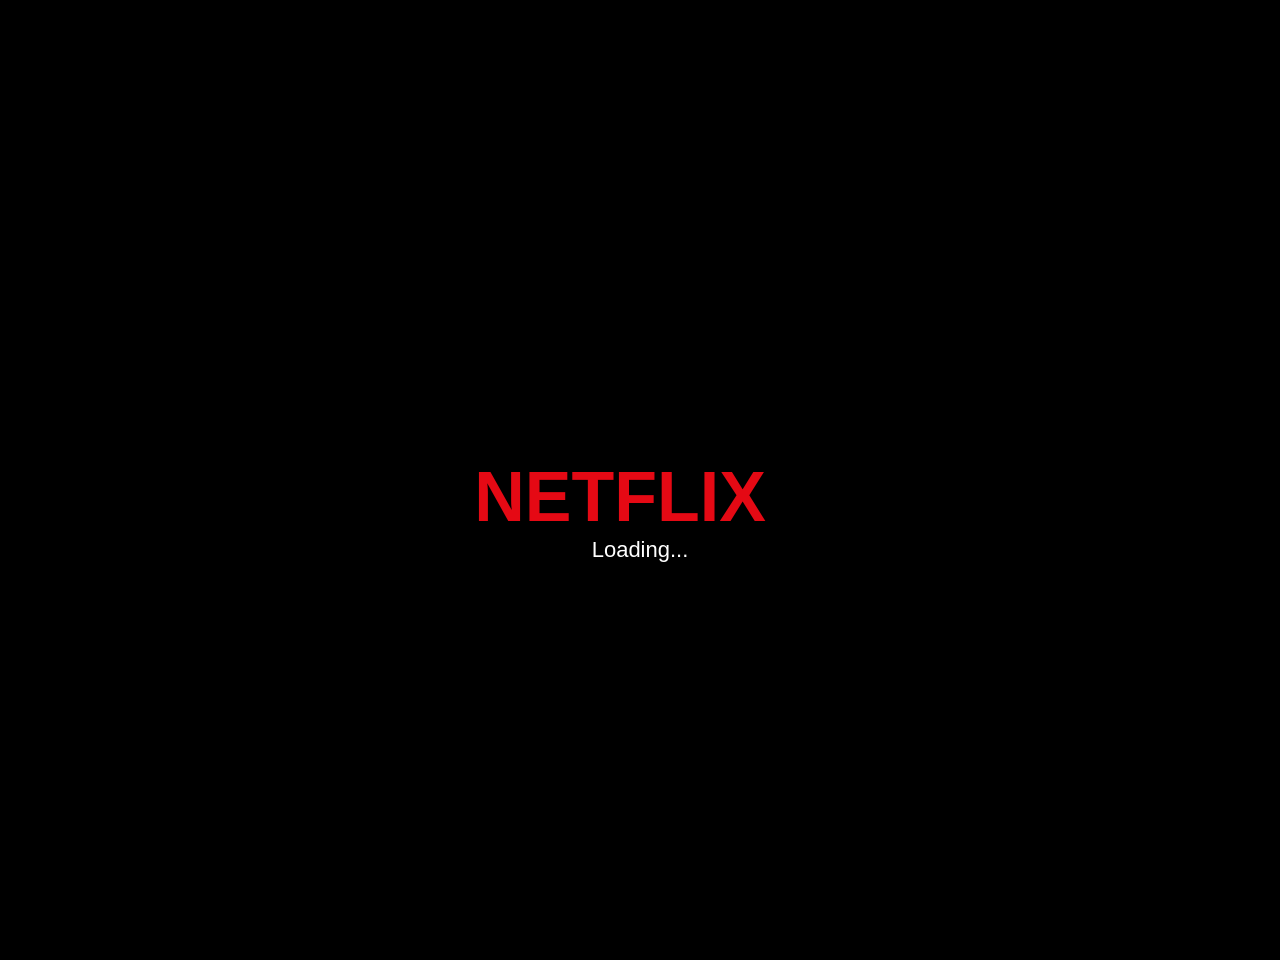
<file: index.html>
<!DOCTYPE html>
<html>

<head>

<title>Netflix Birthday</title>

<link rel="stylesheet" href="style.css">

</head>

<body>

<div class="logo">

NETFLIX

</div>

<div class="loading">

Loading...

</div>

<script src="script.js"></script>

</body>

</html>
</file>
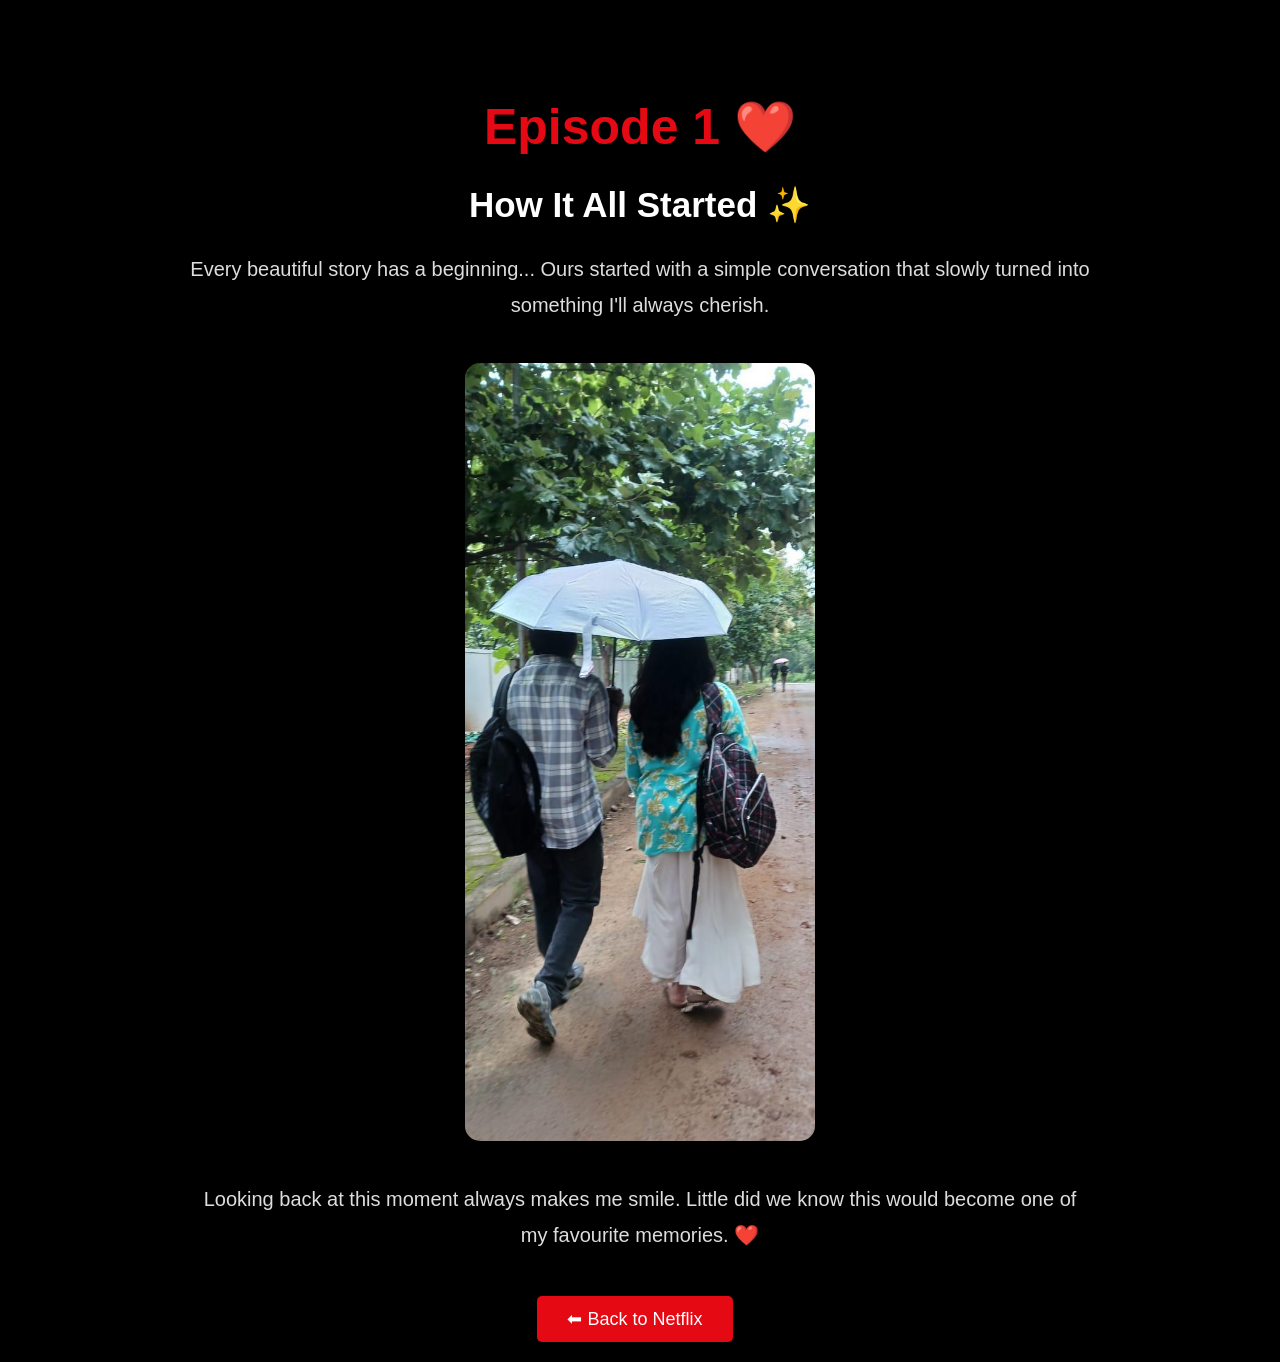
<file: episode1.html>
<!DOCTYPE html>
<html lang="en">

<head>
    <meta charset="UTF-8">
    <meta name="viewport" content="width=device-width, initial-scale=1.0">
    <title>Episode 1 - How It All Started</title>
    <link rel="stylesheet" href="style.css">
</head>

<body class="story-page">

    <nav class="navbar">
        <h1 class="logo">NETFLIX</h1>
    </nav>

    <div class="episode-page">

        <h1>Episode 1 ❤️</h1>

        <h2>How It All Started ✨</h2>

        <p>
            Every beautiful story has a beginning...
            Ours started with a simple conversation that slowly turned into
            something I'll always cherish.
        </p>

        <img src="memory1.jpeg" class="ep1-img" alt="Memory 1">

        <p>
            Looking back at this moment always makes me smile.
            Little did we know this would become one of my favourite memories.
            ❤️
        </p>

        <br>

        <a href="home.html">
            <button>⬅ Back to Netflix</button>
        </a>

    </div>

</body>

</html>
</file>
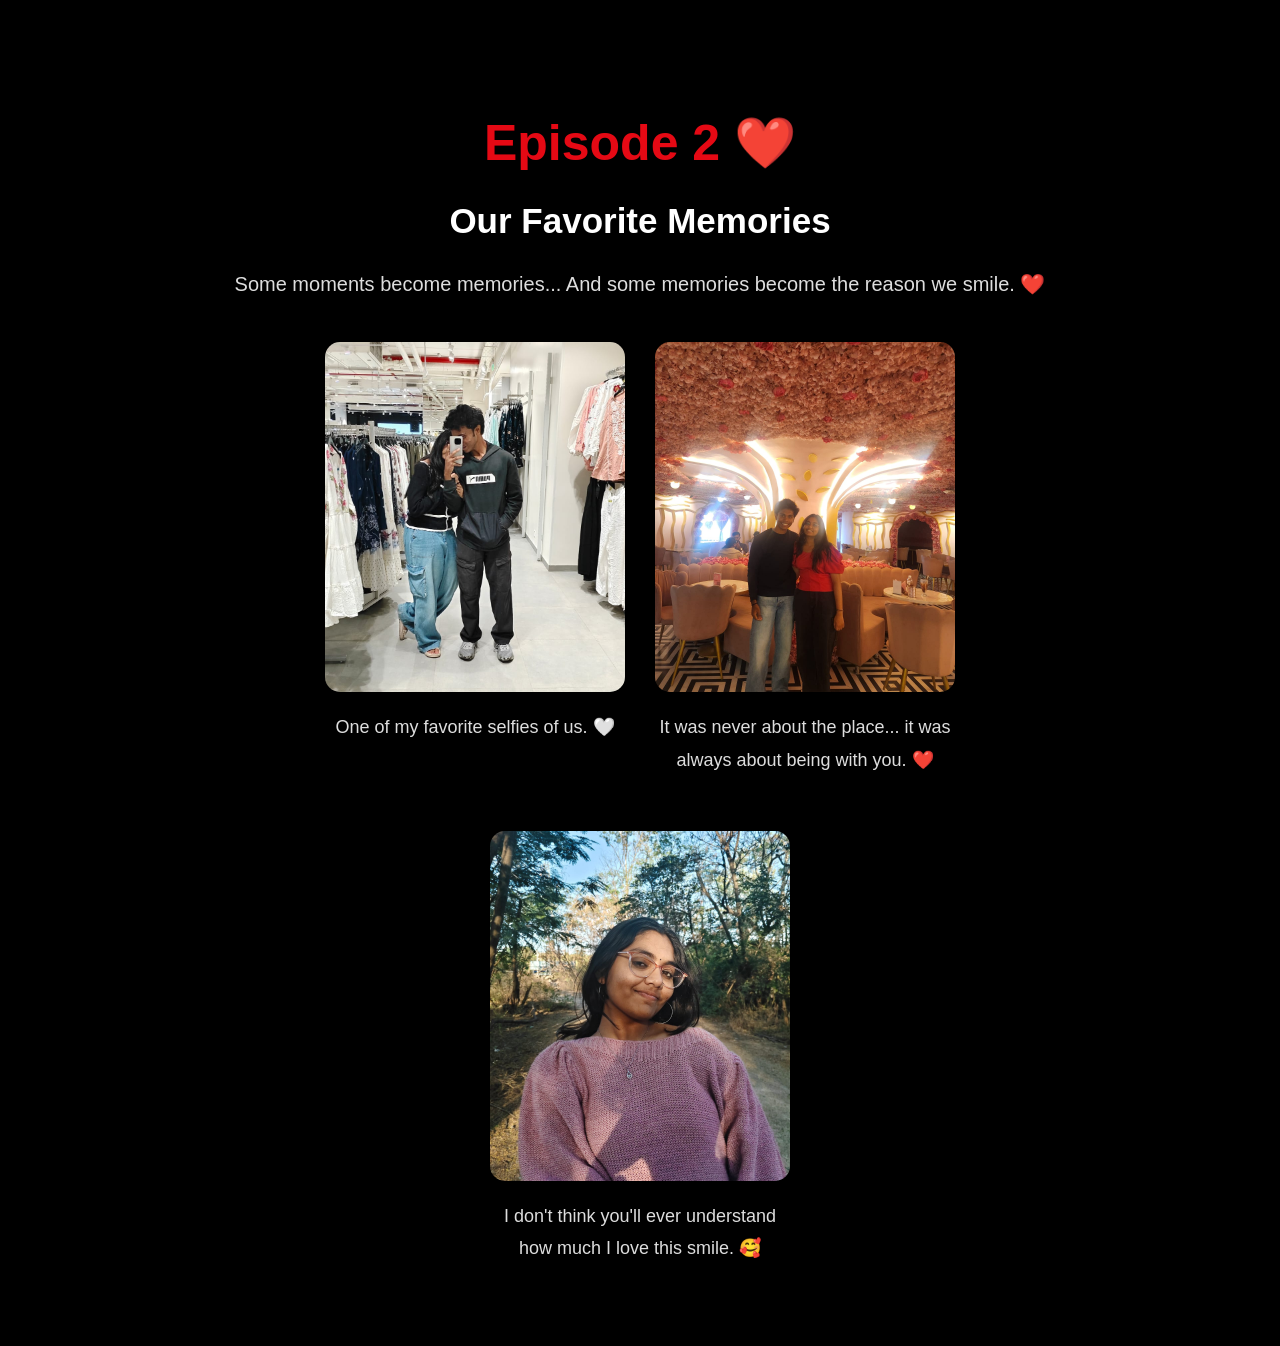
<file: episode2.html>
<!DOCTYPE html>
<html lang="en">

<head>
    <meta charset="UTF-8">
    <meta name="viewport" content="width=device-width, initial-scale=1.0">
    <title>Episode 2 - Our Favorite Memories</title>
    <link rel="stylesheet" href="style.css">
</head>

<body class="story-page">

<nav class="navbar">
    <h1 class="logo">NETFLIX</h1>
</nav>

<div class="episode-page">

    <h1>Episode 2 ❤️</h1>

    <h2>Our Favorite Memories</h2>

    <p>
        Some moments become memories...
        And some memories become the reason we smile. ❤️
    </p>

    <div class="gallery">

        <div class="memory-card">
            <img src="mirror.jpeg" alt="Mirror Selfie">
            <p>One of my favorite selfies of us. 🤍</p>
        </div>

        <div class="memory-card">
            <img src="cafe.jpeg" alt="Cafe Date">
            <p>It was never about the place... it was always about being with you. ❤️</p>
        </div>

        <div class="memory-card">
            <img src="cute.jpeg" alt="Cute Selfie">
            <p>I don't think you'll ever understand how much I love this smile. 🥰</p>
        </div>

    </div>

    <br><br>

   

</div>

</body>
</html>
</file>
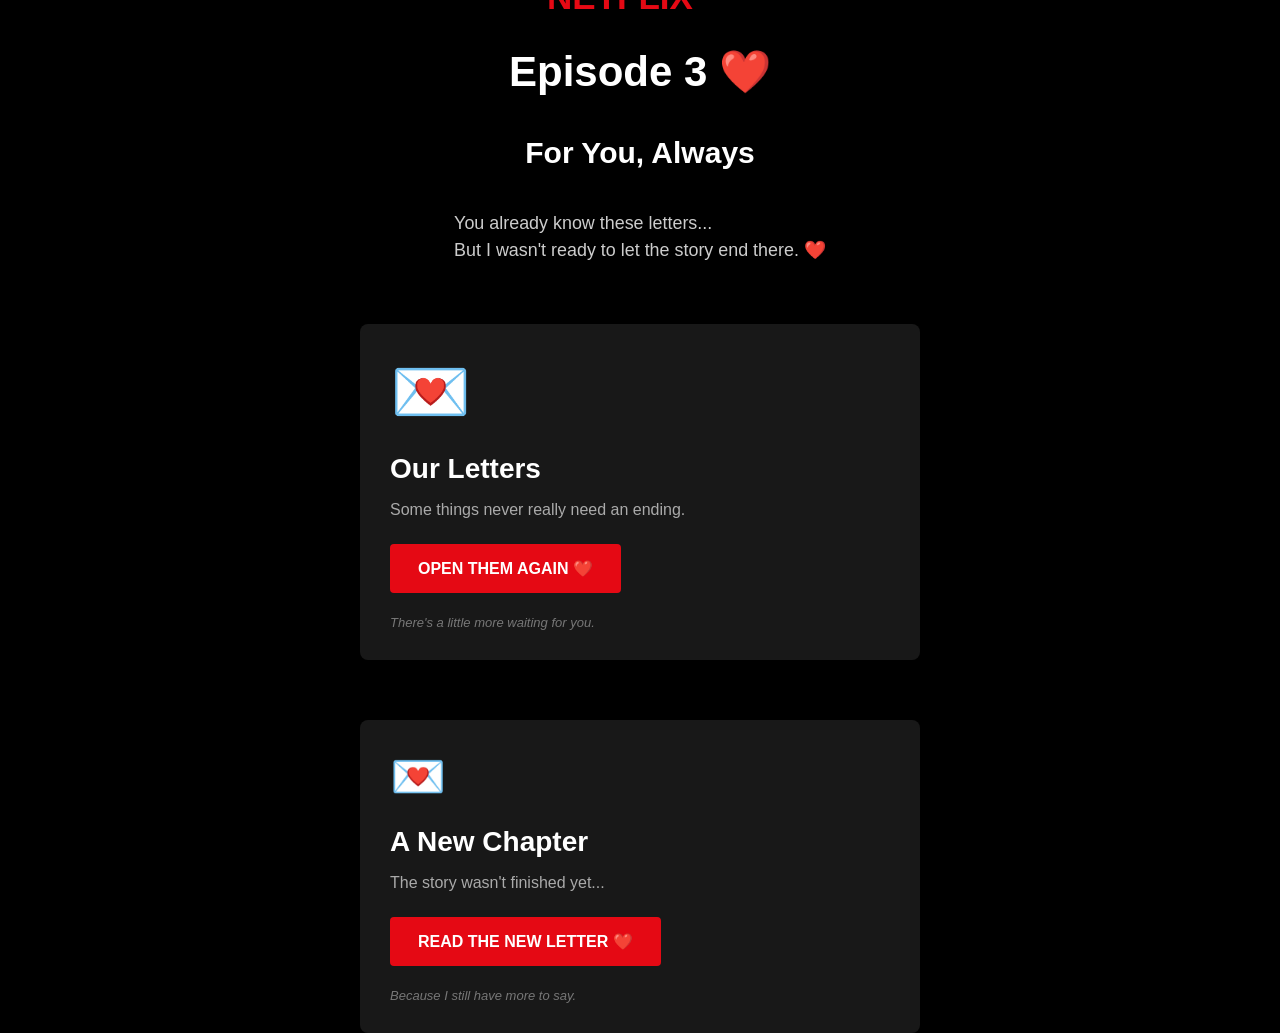
<file: episode3.html>
<!DOCTYPE html>
<html lang="en">

<head>
    <meta charset="UTF-8">
    <meta name="viewport" content="width=device-width, initial-scale=1.0">
    <title>For You, Always ❤️</title>
    <link rel="stylesheet" href="style.css">
</head>

<body class="story-page">

<nav class="navbar">
    <h1 class="logo">NETFLIX</h1>
</nav>

<h1>Episode 3 ❤️</h1>

<h2>For You, Always</h2>

<p class="episode-intro">
    You already know these letters...<br>
    But I wasn't ready to let the story end there. ❤️
</p>


<!-- OLD LETTERS FIRST -->

<div class="letter-card">

    <div class="envelope">💌</div>

    <h2>Our Letters</h2>

    <p>
        Some things never really need an ending.
    </p>

    <a href="https://virtual-love-letters.my.canva.site/to-sarvani-from-tutu"
       target="_blank"
       class="letter-btn">
        OPEN THEM AGAIN ❤️
    </a>

    <span class="little-text">
        There's a little more waiting for you.
    </span>

</div>


<!-- NEW LETTER SECOND -->

<div class="letter-card">

    <div class="letter-icon">💌</div>

    <h2>A New Chapter</h2>

    <p>
        The story wasn't finished yet...
    </p>

    <a href="https://virtual-love-letters.my.canva.site/dahs3oxc6yq"
       target="_blank"
       class="letter-btn">
        READ THE NEW LETTER ❤️
    </a>

    <span class="little-text">
        Because I still have more to say.
    </span>

</div>
</file>
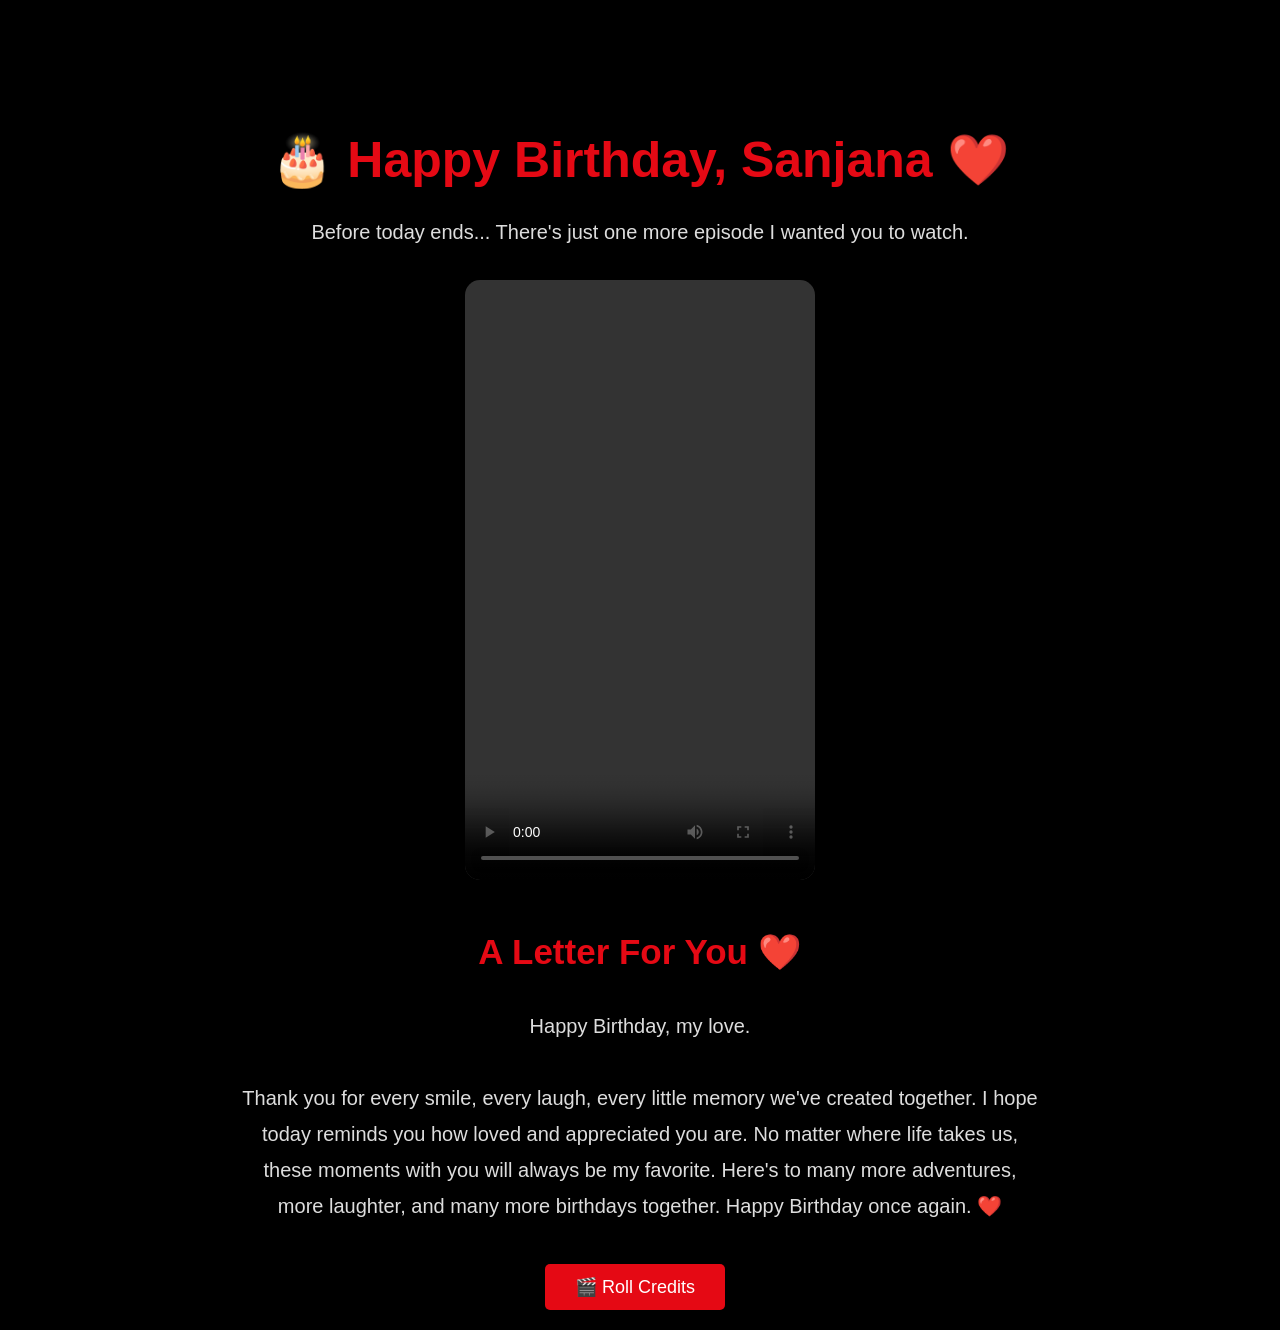
<file: episode4.html>
<!DOCTYPE html>
<html lang="en">

<head>
    <meta charset="UTF-8">
    <meta name="viewport" content="width=device-width, initial-scale=1.0">
    <title>Happy Birthday ❤️</title>
    <link rel="stylesheet" href="style.css">
</head>

<body class="story-page">

<nav class="navbar">
    <h1 class="logo">NETFLIX</h1>
</nav>

<div class="episode-page">

    <h1>🎂 Happy Birthday, Sanjana ❤️</h1>

    <p>
        Before today ends...
        There's just one more episode I wanted you to watch.
    </p>

    <video class="birthday-video" controls>
        <source src="birthday.mp4" type="video/mp4">
        Your browser does not support the video tag.
    </video>

    <div class="letter">

        <h2>A Letter For You ❤️</h2>

        <p>
            Happy Birthday, my love.<br><br>

            Thank you for every smile, every laugh, every little memory
            we've created together.

            I hope today reminds you how loved and appreciated you are.

            No matter where life takes us, these moments with you
            will always be my favorite.

            Here's to many more adventures, more laughter,
            and many more birthdays together.

            Happy Birthday once again. ❤️
        </p>

    </div>

    <button onclick="showCredits()">
        🎬 Roll Credits
    </button>

</div>

<div id="credits" style="display:none;">

    <h1>THE END...</h1>

    <p>Created By</p>
    <h2>Deepansh</h2>

    <p>Starring</p>
    <h2>Sanjana ❤️</h2>

    <p>Genre</p>
    <h2>Romance • Comedy • Forever</h2>

    <p>Status</p>
    <h2>Renewed For Another Season ❤️</h2>

</div>

<script>
function showCredits(){
    document.querySelector(".episode-page").style.display="none";
    document.getElementById("credits").style.display="block";
}
</script>

</body>
</html>
</file>
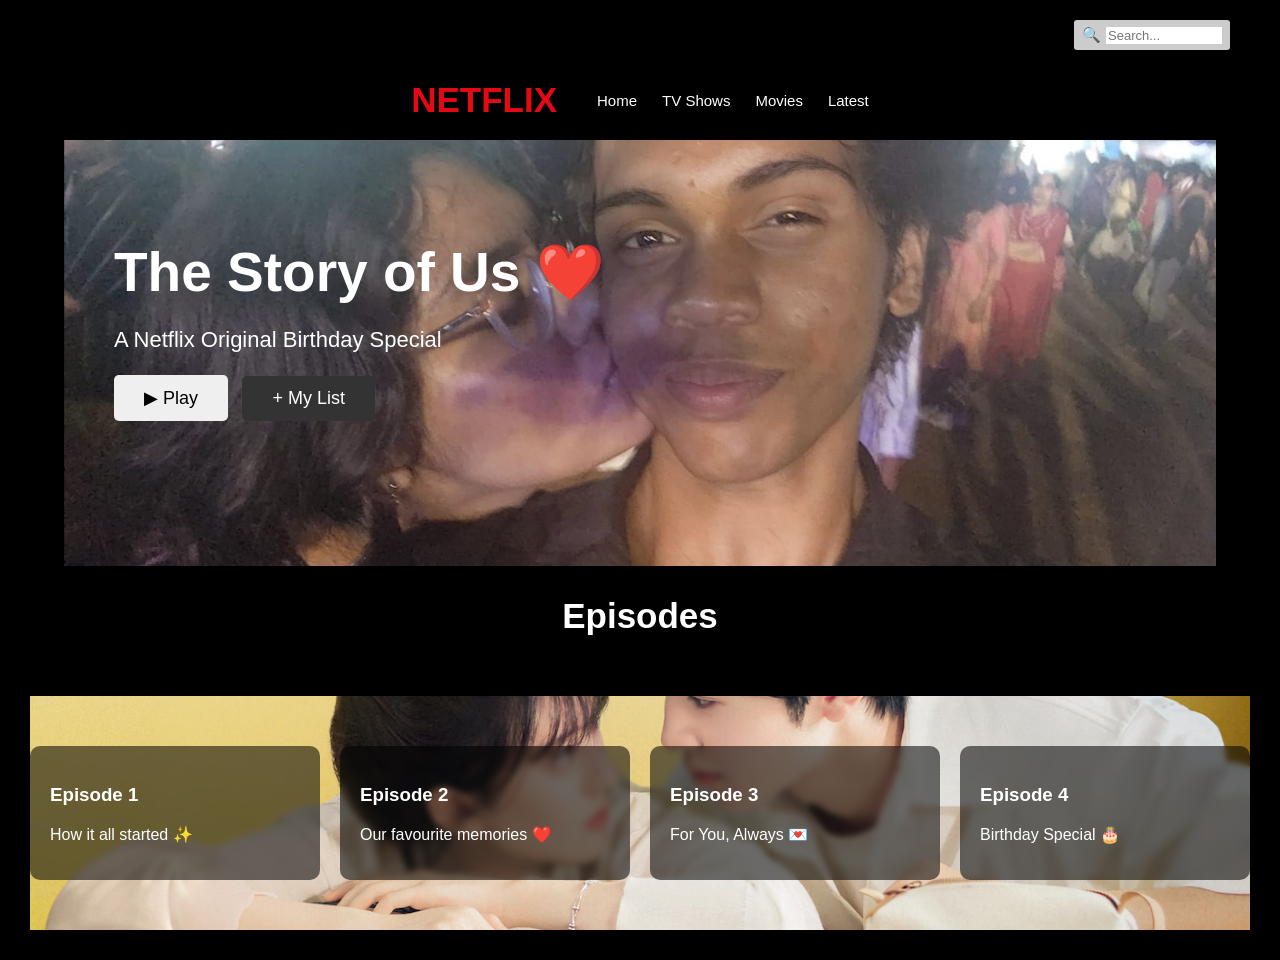
<file: home.html>
<!DOCTYPE html>
<html>

<head>
<title>The Story of Us</title>
<link rel="stylesheet" href="style.css">
</head>

<body class="story-page">

    <nav class="navbar">
    <h1 class="logo">NETFLIX</h1>

    <div class="nav-links">
        <a href="#">Home</a>
        <a href="#">TV Shows</a>
        <a href="#">Movies</a>
        <a href="#">Latest</a>
    </div>
</nav>

<div class="search-area">
    <div class="search-box">
        <span>🔍</span>
        <input type="text" placeholder="Search...">
    </div>
</div>



<div class="hero">

    <img src="sukoon.jpeg">

    <div class="text">
        
        <h1>The Story of Us ❤️</h1>
        <p>A Netflix Original Birthday Special</p>

       <button onclick="openSong()">▶ Play</button>
        <button id="myListBtn" onclick="toggleMyList()">+ My List</button>
        <div id="myListMessage">
    ❤️ Added to My List
    <br>
    <span>A collection of our favorite memories.</span>
</div>
    </div>

</div>
<div id="songScreen" class="song-screen">

    <button class="back-button" onclick="closeSong()">← Back</button>

    <video id="songVideo" controls>
    <source src="song.mp4" type="video/mp4">
</video>

</div>


<h2 class="heading">Episodes</h2>


<div class="episodes">

    <a href="episode1.html" class="card">
        <h3>Episode 1</h3>
        <p>How it all started ✨</p>
    </a>


    <a href="episode2.html" class="card">
        <h3>Episode 2</h3>
        <p>Our favourite memories ❤️</p>
    </a>


  <a href="episode3.html" class="card">
    <h3>Episode 3</h3>
    <p>For You, Always 💌</p>
</a>


<a href="episode4.html" class="card">
    <h3>Episode 4</h3>
    <p>Birthday Special 🎂</p>
</a>

</div>


</body>

</html>
<script>

function openSong() {

    const screen = document.getElementById("songScreen");
    const video = document.getElementById("songVideo");

    screen.style.display = "flex";

    video.play();
}


function closeSong() {

    const screen = document.getElementById("songScreen");
    const video = document.getElementById("songVideo");

    video.pause();

    video.currentTime = 0;

    screen.style.display = "none";
}

</script>
<script>

function toggleMyList() {

    const button = document.getElementById("myListBtn");
    const message = document.getElementById("myListMessage");

    if (button.innerHTML === "+ My List") {

        button.innerHTML = "✓ My List";
        message.style.display = "inline";

    } else {

        button.innerHTML = "+ My List";
        message.style.display = "none";

    }
}
</script>
</file>
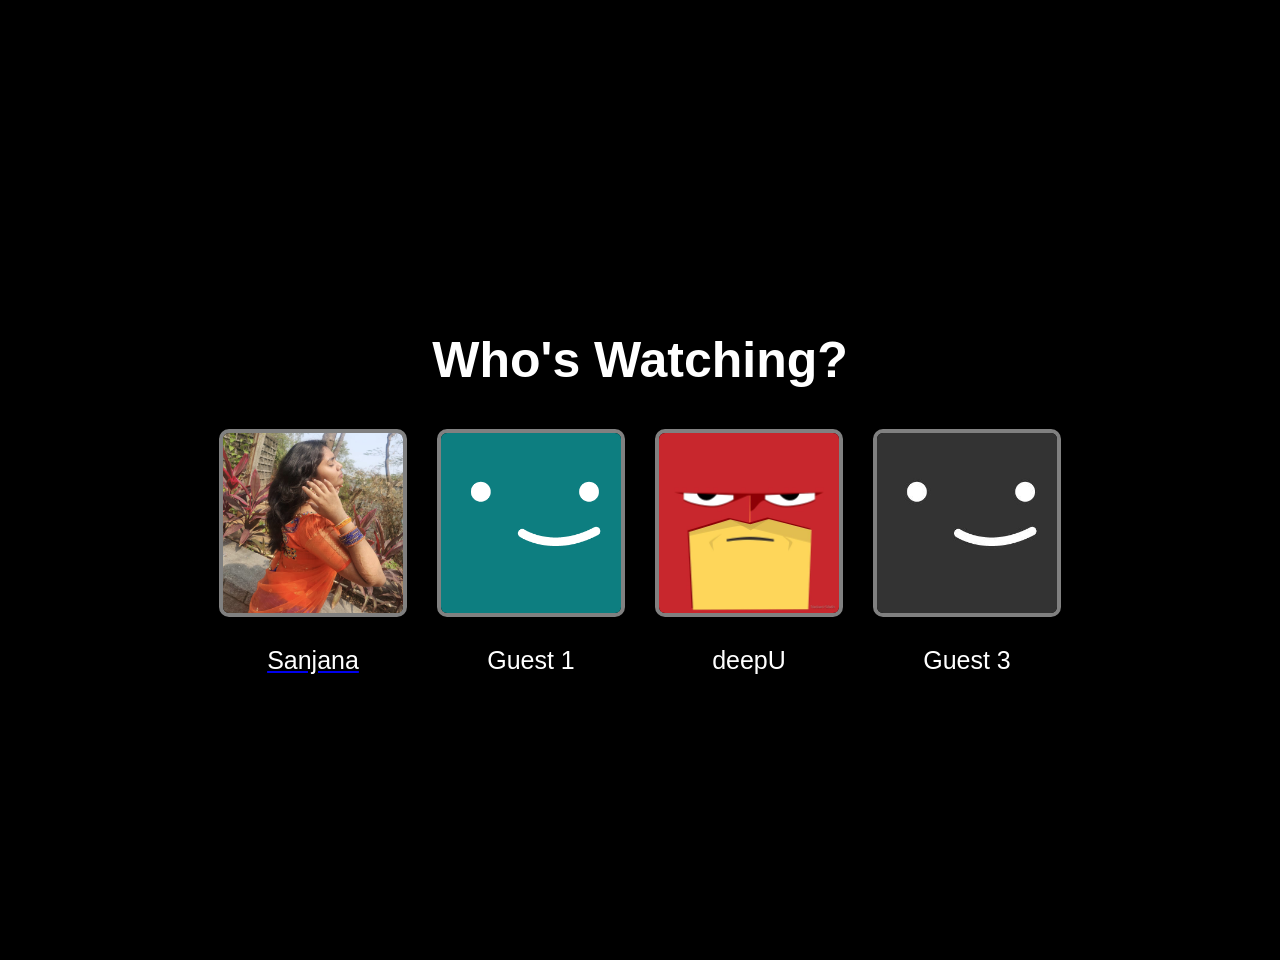
<file: profile.html>
<!DOCTYPE html>
<html>

<head>
    <title>Who's Watching?</title>
    <link rel="stylesheet" href="style.css">
</head>

<body class="profile-page">

<h1>Who's Watching?</h1>

<a href="home.html" >

  <div class="profiles">

    <div class="profile">
        <img src="dp.jpeg">
        <p>Sanjana </p>
    </div>
    </a>

    <div class="profile">
        <img src="1.png">
        <p>Guest 1</p>
    </div>

    <div class="profile">
        <img src="2.jpg">
        <p>deepU</p>
    </div>

    <div class="profile">
        <img src="3.jpg">
        <p>Guest 3</p>
    </div>

</div>



</body>

</html>
</file>
<file: style.css>
/* ---------- COMMON ---------- */

body{
    margin:0;
    background:#141414;
    color:white;
    font-family:Arial, Helvetica, sans-serif;
}


/* ---------- LOADING PAGE ---------- */
body {
    margin: 0;
    background: black;
    height: 100vh;

    display: flex;
    justify-content: center;
    align-items: center;
    flex-direction: column;
}
.logo{
    color:#E50914;
    font-size:70px;
    font-weight:bold;
}

.loading{
    font-size:22px;
}


/* ---------- WHO'S WATCHING PAGE ---------- */

.profile-page{
    display:flex;
    justify-content:center;
    align-items:center;
    height:100vh;
    flex-direction:column;
}

.profile-page h1{
    font-size:50px;
    margin-bottom:40px;
}

.profile{
    text-align:center;
    cursor:pointer;
    transition:0.3s;
    text-decoration:none;
    color:white;
}

.profile img{
    width:180px;
    height:180px;
    border-radius:10px;
    border:4px solid gray;
}

.profile:hover{
    transform:scale(1.1);
}

.profile:hover img{
    border-color:white;
}

.profile p{
    font-size:25px;
}


/* ---------- STORY OF US PAGE ---------- */

.story-page{
    background:black;
}


/* Navbar */

.navbar{
    padding:20px 50px;
}

.navbar .logo{
    color:#E50914;
    font-size:35px;
}


/* Hero Section */

.hero{
    position:relative;
    height:500px;
    width:90%;
    max-width:1400px;
    margin:0 auto;
    overflow:hidden;
}


.hero img{
    width:100%;
    height:100%;
    object-fit:cover;
    object-position:center 30%;
    
    
}


/* Text over image */

.text{
    position:absolute;
    top:90px;
    left:50px;
}

.text h1{
    font-size:55px;
    margin-bottom:15px;
}

.text p{
    font-size:22px;
}


/* Buttons */

button{
    padding:12px 30px;
    font-size:18px;
    border:none;
    border-radius:5px;
    cursor:pointer;
    margin-right:10px;
}


/* Episodes */

.heading{
    margin:30px;
    font-size:35px;
}

.episodes{
    display:flex;
    gap:20px;
    margin:30px;
}

.card {
    background: rgba(0, 0, 0, 0.55);
    padding: 20px;
    width: 250px;
    border-radius: 10px;
    transition: 0.3s;
    text-decoration: none;
    color: white;
    cursor: pointer;
    backdrop-filter: blur(3px);
}

.card:hover {
    background: rgba(0, 0, 0, 0.7);
    transform: scale(1.08);
}
/* ---------- EPISODE PAGE ---------- */

.episode-page{
    max-width:900px;
    margin:50px auto;
    text-align:center;
    padding:350px 20px 20px;
}
.episode-page h1{
    font-size:50px;
    color:#E50914;
    margin-bottom:10px;
}

.episode-page h2{
    font-size:35px;
    margin-bottom:20px;
}

.episode-page p{
    font-size:20px;
    color:#ddd;
    line-height:1.8;
    margin:25px 0;
}

.birthday-video{
    width:600px;
    max-width:90%;
    height:auto;
    border-radius:15px;
    margin:80px auto 30px;
    display:block;
}

.episode-page button{
    background:#E50914;
    color:white;
    padding:12px 30px;
    border:none;
    border-radius:5px;
    cursor:pointer;
    font-size:18px;
}

.episode-page button:hover{
    background:#b20710;
}
/* ---------- MEMORY GALLERY ---------- */

.gallery{
    display:flex;
    justify-content:center;
    gap:30px;
    flex-wrap:wrap;
    margin-top:40px;
}

.memory-card{
    width:300px;
    text-align:center;
}

.memory-card img{
    width:100%;
    height:350px;
    object-fit:cover;
    border-radius:15px;
    transition:0.3s;
    box-shadow:0 0 20px rgba(0,0,0,0.5);
}

.memory-card img:hover{
    transform:scale(1.05);
}

.memory-card p{
    margin-top:15px;
    font-size:18px;
    color:#ddd;
}
/* ---------- BIRTHDAY PAGE ---------- */

.birthday-video{
    width:350px;
    height:600px;
    object-fit:cover;
    border-radius:15px;
    margin:30px auto;
    display:block;
}

.letter{
    max-width:800px;
    margin:40px auto;
    font-size:20px;
    line-height:1.8;
    color:#ddd;
}

.letter h2{
    color:#E50914;
    margin-bottom:20px;
}

#credits{
    text-align:center;
    padding:100px 20px;
}

#credits h1{
    color:#E50914;
    font-size:70px;
}

#credits h2{
    margin-bottom:40px;
}

#credits p{
    color:#aaa;
    margin-top:30px;
    font-size:20px;
}
/* ---------- SONG VIDEO ---------- */

.song-screen{
    display:none;
    position:fixed;
    top:0;
    left:0;
    width:100%;
    height:100%;
    background:#000;
    z-index:9999;
    align-items:center;
    justify-content:center;
}

.song-screen video{
    width:85%;
    max-width:1000px;
    max-height:80vh;
    border-radius:10px;
}

.back-button{
    position:absolute;
    top:25px;
    left:25px;
    background:#222;
    color:white;
    border:none;
    padding:12px 22px;
    border-radius:5px;
    font-size:17px;
    cursor:pointer;
    z-index:10000;
}

.back-button:hover{
    background:#444;
}
/* ---------- MY LIST BUTTON ---------- */

#myListBtn{
    background:#333;
    color:white;
    transition:0.3s;
}

#myListBtn:hover{
    background:#555;
    transform:scale(1.05);
}
/* ---------- MY LIST MESSAGE ---------- */

#myListMessage{
    display:none;
    margin-top:15px;
    color:white;
    font-size:16px;
    line-height:1.6;
}

#myListMessage span{
    color:#aaa;
    font-size:14px;
}
/* ---------- EPISODE 1 IMAGE ONLY ---------- */

.ep1-img{
    width:350px;
    max-width:80%;
    height:auto;
    display:block;
    margin:40px auto;
    border-radius:15px;
}
.profiles {
    display: flex;
    justify-content: center;
    gap: 30px;
}

.episodes {
    background-image: url("hidden.jpg");
    background-size: cover;
    background-position: center;
    background-repeat: no-repeat;
    padding: 50px 0;
}
.navbar {
    padding: 20px 50px;
}

.search-area {
    position: absolute;
    top: 20px;
    right: 50px;
}

.search-box {
    display: flex;
    align-items: center;
    width: 140px;
    background: rgba(255, 255, 255, 0.8);
    border-radius: 3px;
    padding: 6px 8px;
}

.search-box span {
    font-size: 15px;
    margin-right: 5px;
}

.search-box input {
    width: 100%;
    border: none;
    outline: none;
    font-size: 13px;
}
.navbar {
    display: flex;
    align-items: center;
    padding: 20px 50px;
}

.logo {
    margin: 0;
    margin-right: 40px;
}

.nav-links {
    display: flex;
    align-items: center;
    gap: 25px;
}

.nav-links a {
    color: white;
    text-decoration: none;
    font-size: 15px;
    transition: color 0.2s ease;
}

.nav-links a:hover {
    color: #b3b3b3;
}
.letter-episode {
    text-align: center;
    padding-top: 100px;
}

.episode-number {
    color: #aaa;
    font-size: 14px;
    letter-spacing: 4px;
    margin-bottom: 15px;
}

.episode-intro {
    color: #ccc;
    font-size: 18px;
    line-height: 1.6;
    margin-bottom: 45px;
}

.letter-card {
    max-width: 500px;
    margin: auto;
    padding: 45px 30px;
    background: #151515;
    border-radius: 8px;
    box-shadow: 0 10px 40px rgba(0,0,0,0.6);
}

.envelope {
    font-size: 65px;
    margin-bottom: 15px;
}

.letter-card h2 {
    font-size: 28px;
    margin-bottom: 10px;
}

.letter-card p {
    color: #aaa;
    margin-bottom: 30px;
}

.letter-btn {
    display: inline-block;
    padding: 15px 28px;
    background: #e50914;
    color: white;
    text-decoration: none;
    font-weight: bold;
    border-radius: 4px;
    transition: 0.3s;
}

.letter-btn:hover {
    background: #f40612;
    transform: scale(1.05);
}

.little-text {
    display: block;
    margin-top: 22px;
    color: #777;
    font-size: 13px;
    font-style: italic;
}
.letter-episode {
    text-align: center;
    padding-top: 100px;
}

.episode-number {
    color: #aaa;
    font-size: 14px;
    letter-spacing: 4px;
    margin-bottom: 15px;
}

.episode-intro {
    color: #ccc;
    font-size: 18px;
    line-height: 1.6;
    margin-bottom: 45px;
}

.letter-card {
    max-width: 500px;
    margin: auto;
    padding: 45px 30px;
    background: #151515;
    border-radius: 8px;
    box-shadow: 0 10px 40px rgba(0,0,0,0.6);
}

.envelope {
    font-size: 65px;
    margin-bottom: 15px;
}

.letter-card h2 {
    font-size: 28px;
    margin-bottom: 10px;
}

.letter-card p {
    color: #aaa;
    margin-bottom: 30px;
}

.letter-btn {
    display: inline-block;
    padding: 15px 28px;
    background: #e50914;
    color: white;
    text-decoration: none;
    font-weight: bold;
    border-radius: 4px;
    transition: 0.3s;
}

.letter-btn:hover {
    background: #f40612;
    transform: scale(1.05);
}

.little-text {
    display: block;
    margin-top: 22px;
    color: #777;
    font-size: 13px;
    font-style: italic;
}
.letter-card {
    width: 90%;
    max-width: 500px;
    margin: 30px auto;
    padding: 30px;
    background: #181818;
    border-radius: 8px;
}

.letter-icon {
    font-size: 45px;
    margin-bottom: 20px;
}

.letter-card h2 {
    margin-bottom: 10px;
}

.letter-card p {
    color: #aaa;
    margin-bottom: 25px;
}

.letter-button {
    display: inline-block;
    background: #e50914;
    color: white;
    text-decoration: none;
    font-weight: bold;
    padding: 15px 25px;
    border-radius: 4px;
    transition: 0.3s;
}

.letter-button:hover {
    transform: scale(1.05);
}

.letter-card small {
    display: block;
    color: #777;
    font-style: italic;
    margin-top: 20px;
}
body {
    padding-top: 60px;
}

h1 {
    margin-top: 10px;
    margin-bottom: 15px;
    font-size: clamp(28px, 3.5vw, 42px);
}

h2 {
    font-size: clamp(20px, 2.5vw, 30px);
}

.episode-intro {
    font-size: clamp(14px, 1.4vw, 18px);
    line-height: 1.5;
    margin: 15px auto 30px;
}
</file>
